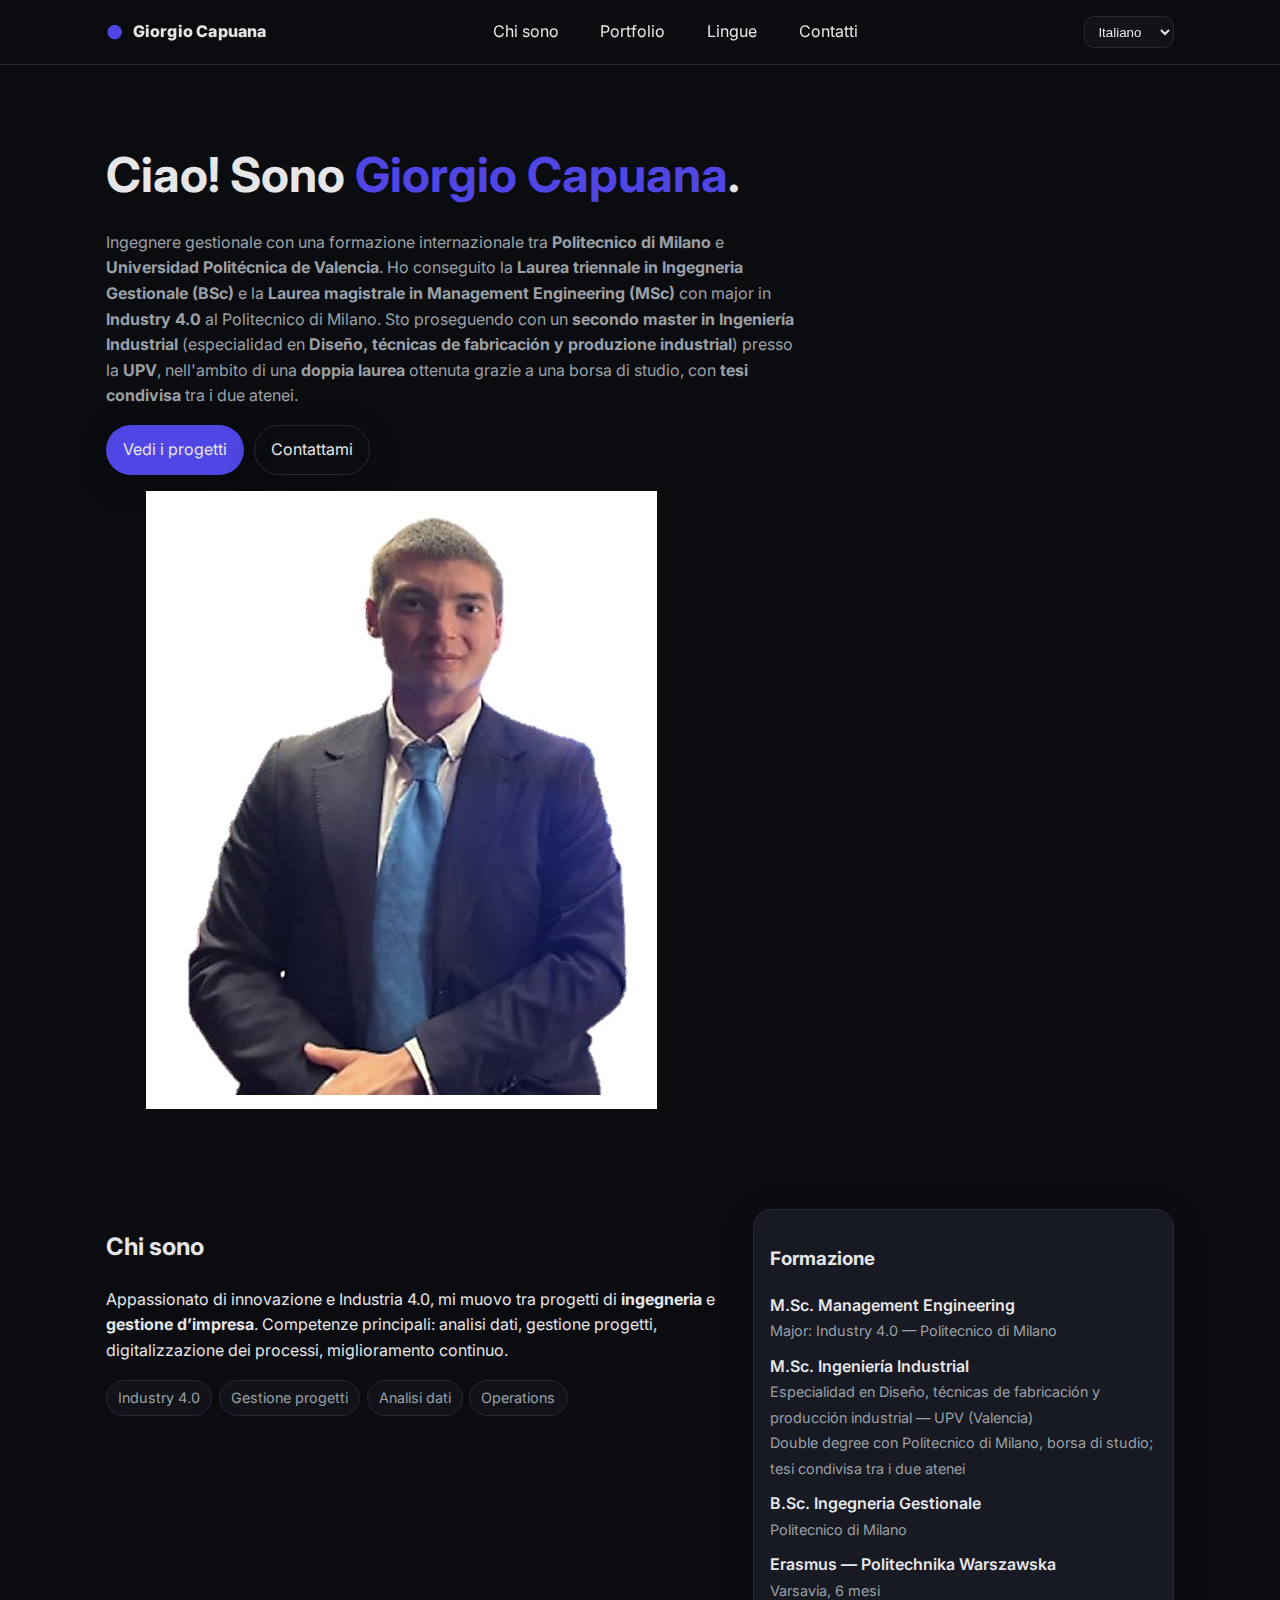
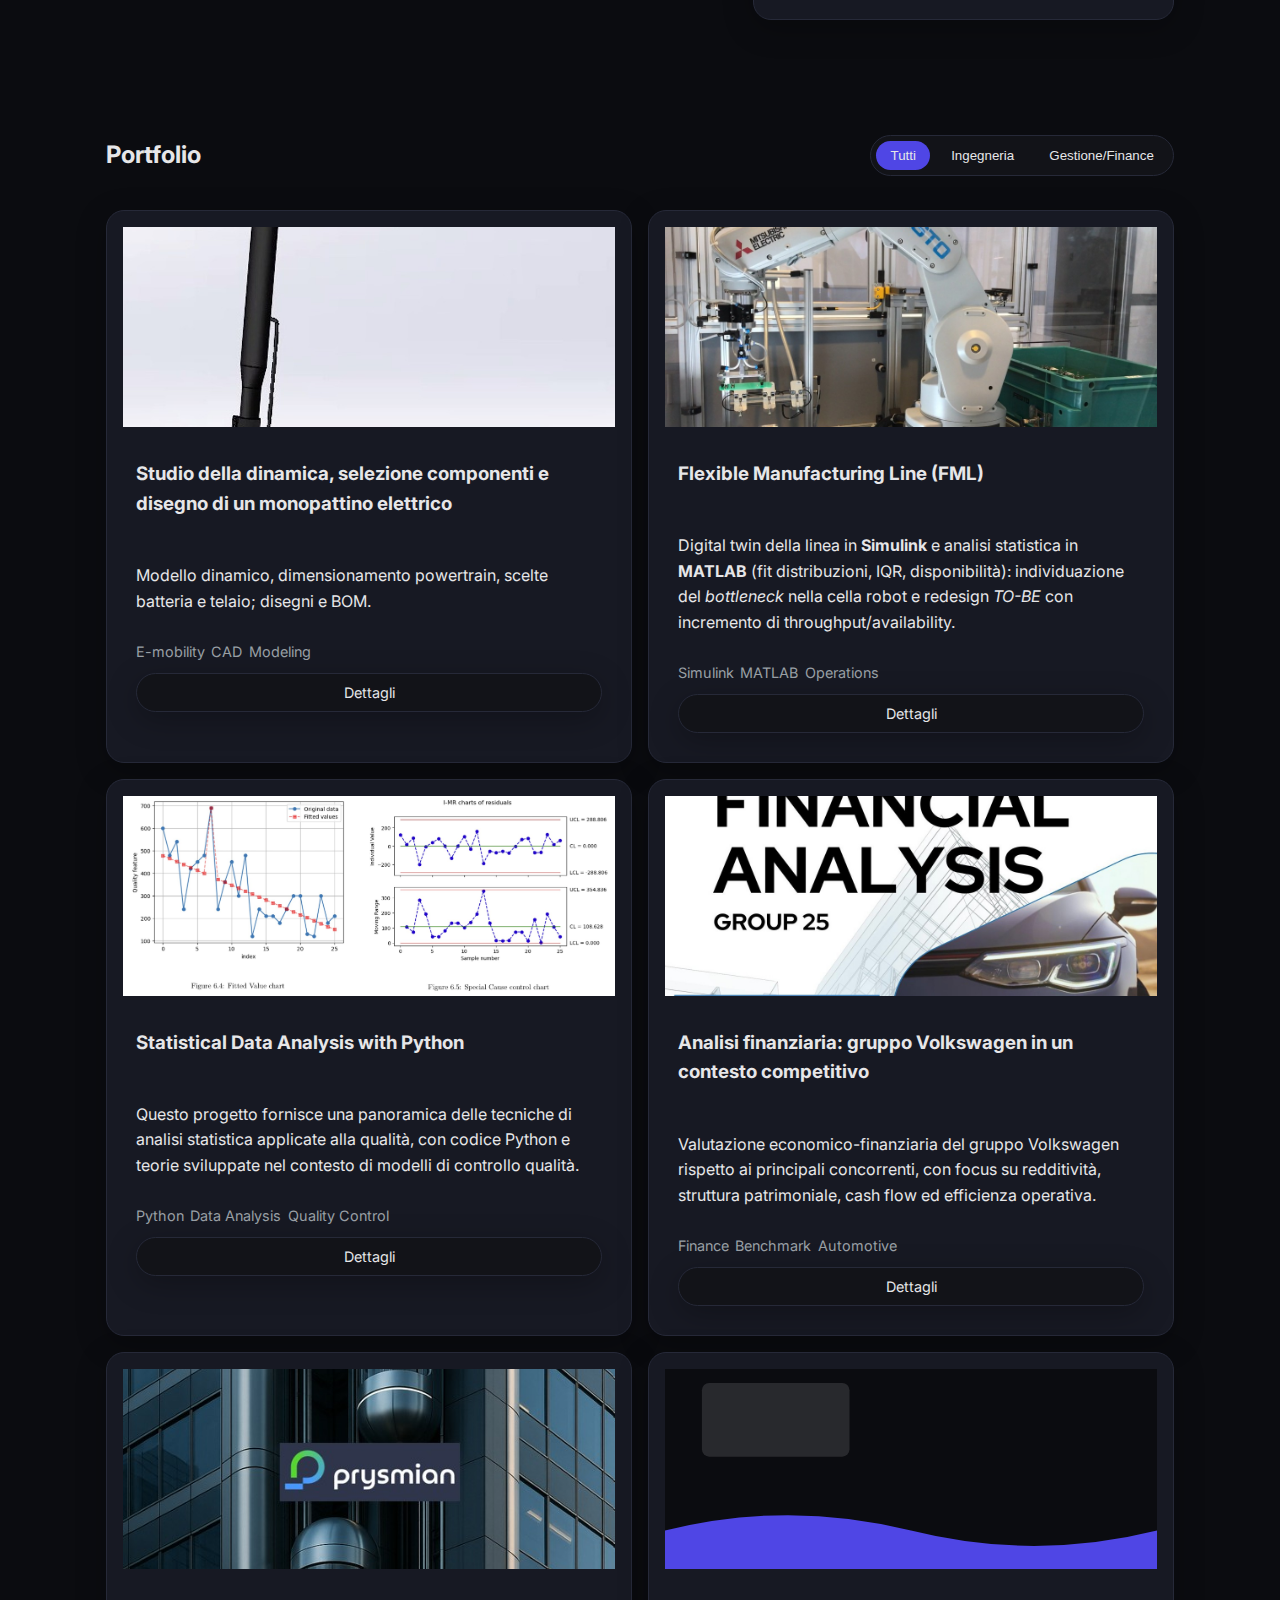
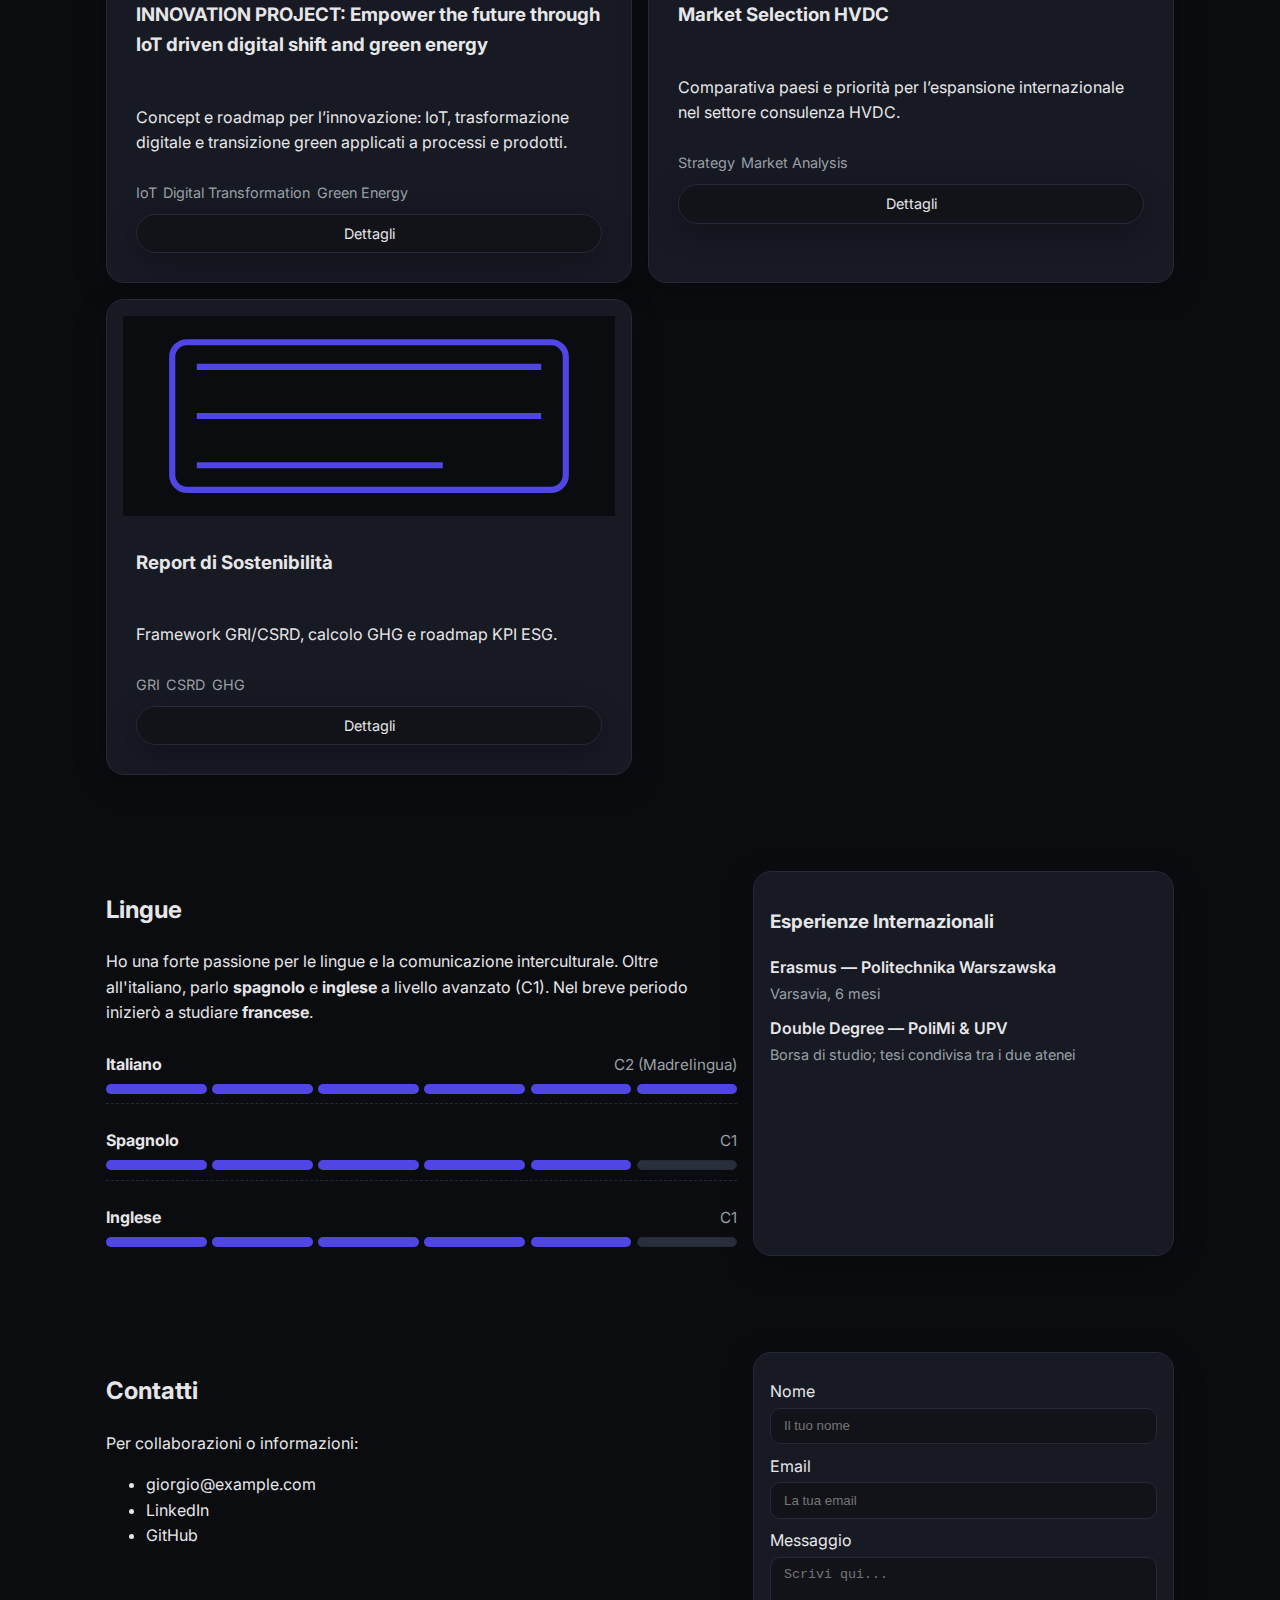
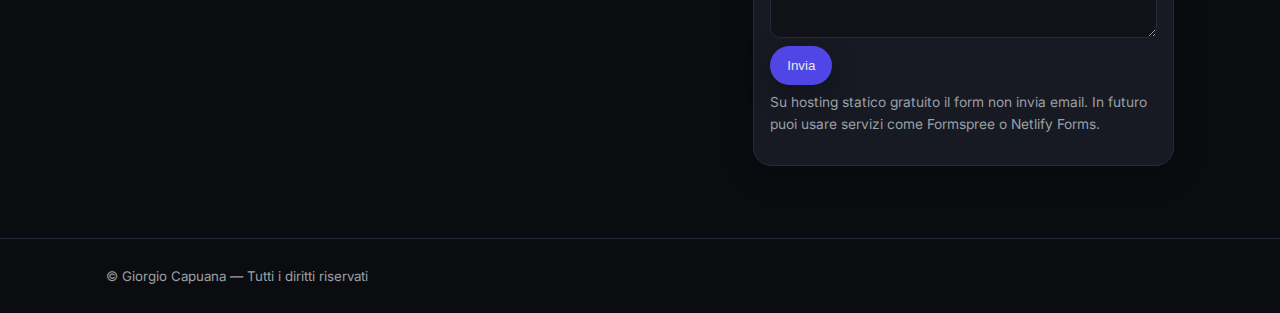
<file: index.html>
<!doctype html>
<html lang="it">
<head>
  <meta charset="utf-8">
  <meta name="viewport" content="width=device-width, initial-scale=1">
  <title data-i18n="site.title">Portfolio - Giorgio Capuana</title>
  <meta name="description" data-i18n="site.description" content="Portfolio personale di Giorgio Capuana: progetti ingegneristici e di gestione/finance.">
  <link rel="preconnect" href="https://fonts.gstatic.com" crossorigin>
  <link href="https://fonts.googleapis.com/css2?family=Inter:wght@400;600;800&display=swap" rel="stylesheet">
  <link rel="stylesheet" href="style.css?v=6">
</head>
<body>
  <header class="site-header">
    <div class="container">
      <div class="brand">
        <span class="logo" aria-hidden="true">●</span>
        <a href="#" class="brand-name">Giorgio Capuana</a>
      </div>

      <nav class="nav">
        <a href="#about" data-i18n="nav.about">Chi sono</a>
        <a href="#portfolio" data-i18n="nav.portfolio">Portfolio</a>
        <a href="#lingue" data-i18n="nav.languages">Lingue</a>
        <a href="#contatti" data-i18n="nav.contact">Contatti</a>
      </nav>

      <div class="lang-switch">
        <label for="lang" class="sr-only" data-i18n="lang.select_label">Scegli lingua</label>
        <select id="lang" aria-label="Language selector">
          <option value="it">Italiano</option>
          <option value="es">Español</option>
          <option value="en">English</option>
        </select>
      </div>
    </div>
  </header>

  <main>
<section class="hero">
  <div class="container hero-grid">
    <div class="hero-text">
      <h1 data-i18n="hero.hi">Ciao! Sono <span class="hl">Giorgio Capuana</span>.</h1>
      <p class="lead" data-i18n="hero.lead">
        Ingegnere gestionale con una formazione internazionale tra <strong>Politecnico di Milano</strong> e <strong>Universidad Politécnica de Valencia</strong>.
        Ho conseguito la <strong>Laurea triennale in Ingegneria Gestionale (BSc)</strong> e la <strong>Laurea magistrale in Management Engineering (MSc)</strong> con major in <strong>Industry 4.0</strong> al Politecnico di Milano.
        Sto proseguendo con un <strong>secondo master in Ingeniería Industrial</strong> (especialidad en <strong>Diseño, técnicas de fabricación y produzione industrial</strong>) presso la <strong>UPV</strong>, nell'ambito di una <strong>doppia laurea</strong> ottenuta grazie a una borsa di studio, con <strong>tesi condivisa</strong> tra i due atenei.
      </p>
      <div class="cta-row">
        <a class="btn primary" href="#portfolio" data-i18n="hero.cta_projects">Vedi i progetti</a>
        <a class="btn ghost" href="#contatti" data-i18n="hero.cta_contact">Contattami</a>
      </div>
    </div>

    <figure class="hero-photo">
      <img src="img/giorgio.jpg?v=2" class="hero-avatar" alt="Ritratto di Giorgio Capuana" loading="lazy" decoding="async">
    </figure>
  </div>
</section>

    <section id="about" class="section">
  <div class="container two-col">
    <div>
      <!-- nessuna immagine qui: la foto è nell'hero -->
      <h2 data-i18n="about.title">Chi sono</h2>
      <p data-i18n="about.body">
        Appassionato di innovazione e Industria 4.0, mi muovo tra progetti di <strong>ingegneria</strong> e
        <strong>gestione d’impresa</strong>. Competenze principali: analisi dati, gestione progetti,
        digitalizzazione dei processi, miglioramento continuo.
      </p>
      <ul class="badges">
        <li data-i18n="about.badge1">Industry 4.0</li>
        <li data-i18n="about.badge2">Gestione progetti</li>
        <li data-i18n="about.badge3">Analisi dati</li>
        <li data-i18n="about.badge4">Operations</li>
      </ul>
    </div>

    <aside class="card">
      <h3 data-i18n="edu.title">Formazione</h3>
      <ul class="timeline">
        <li>
          <span class="t-title" data-i18n="edu.msc_polimi_title">M.Sc. Management Engineering</span>
          <span class="t-meta" data-i18n="edu.msc_polimi_meta">Major: Industry 4.0 — Politecnico di Milano</span>
        </li>
        <li>
          <span class="t-title" data-i18n="edu.msc_upv_title">M.Sc. Ingeniería Industrial</span>
          <span class="t-meta" data-i18n="edu.msc_upv_meta">Especialidad en Diseño, técnicas de fabricación y producción industrial — UPV (Valencia)<br>Double degree con Politecnico di Milano, borsa di studio; tesi condivisa tra i due atenei</span>
        </li>
        <li>
          <span class="t-title" data-i18n="edu.bsc_title">B.Sc. Ingegneria Gestionale</span>
          <span class="t-meta" data-i18n="edu.bsc_meta">Politecnico di Milano</span>
        </li>
        <li>
          <span class="t-title" data-i18n="edu.erasmus_title">Erasmus — Politechnika Warszawska</span>
          <span class="t-meta" data-i18n="edu.erasmus_meta">Varsavia, 6 mesi</span>
        </li>
      </ul>
    </aside>
  </div>
</section>

    <section id="portfolio" class="section">
      <div class="container">
        <div class="section-head">
          <h2 data-i18n="portfolio.title">Portfolio</h2>
          <div class="filters" role="tablist" aria-label="Filtra i progetti">
            <button class="filter-btn active" data-filter="all" role="tab" aria-selected="true" data-i18n="portfolio.filter_all">Tutti</button>
            <button class="filter-btn" data-filter="ingegneria" role="tab" aria-selected="false" data-i18n="portfolio.filter_eng">Ingegneria</button>
            <button class="filter-btn" data-filter="gestione" role="tab" aria-selected="false" data-i18n="portfolio.filter_mgmt">Gestione/Finance</button>
          </div>
        </div>

        <div class="grid" id="projects">
          <article class="card project" data-tags="ingegneria">
          <img src="projects/monopattino/cover.jpg" alt="Anteprima monopattino elettrico">
          <div class="card-body">
            <h3 data-i18n="proj.scooter.title">Studio della dinamica, selezione componenti e disegno di un monopattino elettrico</h3>
            <p data-i18n="proj.scooter.desc">Modello dinamico, dimensionamento powertrain, scelte batteria e telaio; disegni e BOM.</p>
            <div class="meta"><span>E-mobility</span><span>CAD</span><span>Modeling</span></div>
            <a class="btn small" href="projects/monopattino/index.html" data-i18n="proj.details">Dettagli</a>
          </div>
        </article>

          <!-- FML – Flexible Manufacturing Line -->
        <article class="card project" data-tags="ingegneria">
          <img src="projects/fml/cover.jpg" alt="Flexible Manufacturing Line (FML)">
          <div class="card-body">
            <h3>Flexible Manufacturing Line (FML)</h3>
            <p>
              Digital twin della linea in <strong>Simulink</strong> e analisi statistica in <strong>MATLAB</strong>
              (fit distribuzioni, IQR, disponibilità): individuazione del <em>bottleneck</em> nella cella robot
              e redesign <em>TO-BE</em> con incremento di throughput/availability. 
            </p>
            <div class="meta"><span>Simulink</span><span>MATLAB</span><span>Operations</span></div>
            <a class="btn small" href="projects/fml/index.html" data-i18n="proj.details">Dettagli</a>
          </div>
        </article>


        <!-- Quality Data Analysis -->
        <article class="card project" data-tags="ingegneria">
          <img src="projects/qda/cover.jpg" alt="Python: advanced data analysis and quality control">
          <div class="card-body">
            <h3 class="project-title" data-i18n="proj.qda.title">Statistical Data Analysis with Python</h3>
            <p class="project-desc" data-i18n="proj.qda.desc">
              Questo progetto fornisce una panoramica delle tecniche di analisi statistica applicate alla qualità,
              con codice Python e teorie sviluppate nel contesto di modelli di controllo qualità.
            </p>
            <div class="meta"><span>Python</span><span>Data Analysis</span><span>Quality Control</span></div>
            <a href="projects/qda/index.html" class="btn small" data-i18n="proj.details">Dettagli</a>
          </div>
        </article>

        <!-- Analisi finanziaria: gruppo Volkswagen in un contesto competitivo -->
        <article class="card project" data-tags="gestione">
          <img src="projects/vw/cover.jpg"
               alt="Analisi finanziaria: gruppo Volkswagen in un contesto competitivo"
               onerror="this.style.display='none'">
          <div class="card-body">
            <h3 class="project-title" data-i18n="proj.c.title">
              Analisi finanziaria: gruppo Volkswagen in un contesto competitivo
            </h3>
            <p class="project-desc" data-i18n="proj.c.desc">
              Valutazione economico-finanziaria del gruppo Volkswagen rispetto ai principali concorrenti, con focus su redditività, struttura patrimoniale, cash flow ed efficienza operativa.
            </p>
            <div class="meta"><span>Finance</span><span>Benchmark</span><span>Automotive</span></div>
            <a class="btn small" href="projects/vw/index.html" data-i18n="proj.details">Dettagli</a>
          </div>
        </article>
         
        <!-- INNOVATION PROJECT -->
        <article class="card project" data-tags="gestione">
          <img src="projects/IP/cover.jpg"
               alt="INNOVATION PROJECT: Empower the future through IoT driven digital shift and green energy"
               onerror="this.style.display='none'">
          <div class="card-body">
            <h3 class="project-title" data-i18n="proj.ip.title">
              INNOVATION  PROJECT: Empower the future through IoT driven  digital shift and green energy
            </h3>
            <p class="project-desc" data-i18n="proj.ip.desc">
              Concept e roadmap per l’innovazione: IoT, trasformazione digitale e transizione green applicati a processi e prodotti.
            </p>
            <div class="meta"><span>IoT</span><span>Digital Transformation</span><span>Green Energy</span></div>
            <a class="btn small" href="projects/IP/index.html" data-i18n="proj.details">Dettagli</a>
          </div>
        </article>
 
          <article class="card project" data-tags="gestione">
            <img src="img/placeholder_3.svg" alt="Preview">
            <div class="card-body">
              <h3 data-i18n="proj.c.title">Market Selection HVDC</h3>
              <p data-i18n="proj.c.desc">Comparativa paesi e priorità per l’espansione internazionale nel settore consulenza HVDC.</p>
              <div class="meta"><span>Strategy</span><span>Market Analysis</span></div>
              <a class="btn small" href="#" data-i18n="proj.details">Dettagli</a>
            </div>
          </article>

          <article class="card project" data-tags="gestione">
            <img src="img/placeholder_4.svg" alt="Preview">
            <div class="card-body">
              <h3 data-i18n="proj.d.title">Report di Sostenibilità</h3>
              <p data-i18n="proj.d.desc">Framework GRI/CSRD, calcolo GHG e roadmap KPI ESG.</p>
              <div class="meta"><span>GRI</span><span>CSRD</span><span>GHG</span></div>
              <a class="btn small" href="#" data-i18n="proj.details">Dettagli</a>
            </div>
          </article>
        </div>
      </div>
    </section>

    <section id="lingue" class="section">
      <div class="container two-col">
        <div>
          <h2 data-i18n="lang.title">Lingue</h2>
          <p data-i18n="lang.body">
            Ho una forte passione per le lingue e la comunicazione interculturale.
            Oltre all'italiano, parlo <strong>spagnolo</strong> e <strong>inglese</strong> a livello avanzato (C1).
            Nel breve periodo inizierò a studiare <strong>francese</strong>.
          </p>
          <div class="lang-list">
            <div class="lang-item">
              <div class="lang-head">
                <strong data-i18n="lang.it">Italiano</strong><span class="lang-level" data-i18n="lang.it_level">C2 (Madrelingua)</span>
              </div>
              <div class="level-bar" aria-label="Italiano C2" role="img">
                <span class="seg filled"></span><span class="seg filled"></span><span class="seg filled"></span>
                <span class="seg filled"></span><span class="seg filled"></span><span class="seg filled"></span>
              </div>
            </div>
            <div class="lang-item">
              <div class="lang-head">
                <strong data-i18n="lang.es">Spagnolo</strong><span class="lang-level" data-i18n="lang.es_level">C1</span>
              </div>
              <div class="level-bar" aria-label="Spagnolo C1" role="img">
                <span class="seg filled"></span><span class="seg filled"></span><span class="seg filled"></span>
                <span class="seg filled"></span><span class="seg filled"></span><span class="seg"></span>
              </div>
            </div>
            <div class="lang-item">
              <div class="lang-head">
                <strong data-i18n="lang.en">Inglese</strong><span class="lang-level" data-i18n="lang.en_level">C1</span>
              </div>
              <div class="level-bar" aria-label="Inglese C1" role="img">
                <span class="seg filled"></span><span class="seg filled"></span><span class="seg filled"></span>
                <span class="seg filled"></span><span class="seg filled"></span><span class="seg"></span>
              </div>
            </div>
          </div>
        </div>
        <aside class="card">
          <h3 data-i18n="intl.title">Esperienze Internazionali</h3>
          <ul class="timeline">
            <li>
              <span class="t-title" data-i18n="intl.erasmus_title">Erasmus — Politechnika Warszawska</span>
              <span class="t-meta" data-i18n="intl.erasmus_meta">Varsavia, 6 mesi</span>
            </li>
            <li>
              <span class="t-title" data-i18n="intl.double_title">Double Degree — PoliMi & UPV</span>
              <span class="t-meta" data-i18n="intl.double_meta">Borsa di studio; tesi condivisa tra i due atenei</span>
            </li>
          </ul>
        </aside>
      </div>
    </section>

    <section id="contatti" class="section">
      <div class="container two-col">
        <div>
          <h2 data-i18n="contact.title">Contatti</h2>
          <p data-i18n="contact.body">Per collaborazioni o informazioni:</p>
          <ul class="contact-list">
            <li><a href="mailto:giorgio@example.com" data-i18n="contact.email">giorgio@example.com</a></li>
            <li><a href="https://www.linkedin.com" target="_blank" rel="noopener">LinkedIn</a></li>
            <li><a href="https://github.com" target="_blank" rel="noopener">GitHub</a></li>
          </ul>
        </div>
        <form class="card" onsubmit="event.preventDefault(); alert('Grazie! Il form è solo dimostrativo su GitHub Pages.');">
          <label class="form-label" for="nome" data-i18n="contact.form.name">Nome</label>
          <input id="nome" class="input" type="text" placeholder="Il tuo nome" required>
          <label class="form-label" for="email" data-i18n="contact.form.email">Email</label>
          <input id="email" class="input" type="email" placeholder="La tua email" required>
          <label class="form-label" for="msg" data-i18n="contact.form.msg">Messaggio</label>
          <textarea id="msg" class="input" rows="4" placeholder="Scrivi qui..." required></textarea>
          <button class="btn primary" type="submit" data-i18n="contact.form.send">Invia</button>
          <p class="form-note" data-i18n="contact.form.note">Su hosting statico gratuito il form non invia email. In futuro puoi usare servizi come Formspree o Netlify Forms.</p>
        </form>
      </div>
    </section>
  </main>

  <footer class="site-footer">
    <div class="container">
      <small>© <span id="year"></span> Giorgio Capuana — <span data-i18n="footer.rights">Tutti i diritti riservati</span></small>
    </div>
  </footer>

  <script src="script.js?v=6"></script>
</body>
</html>
</file>
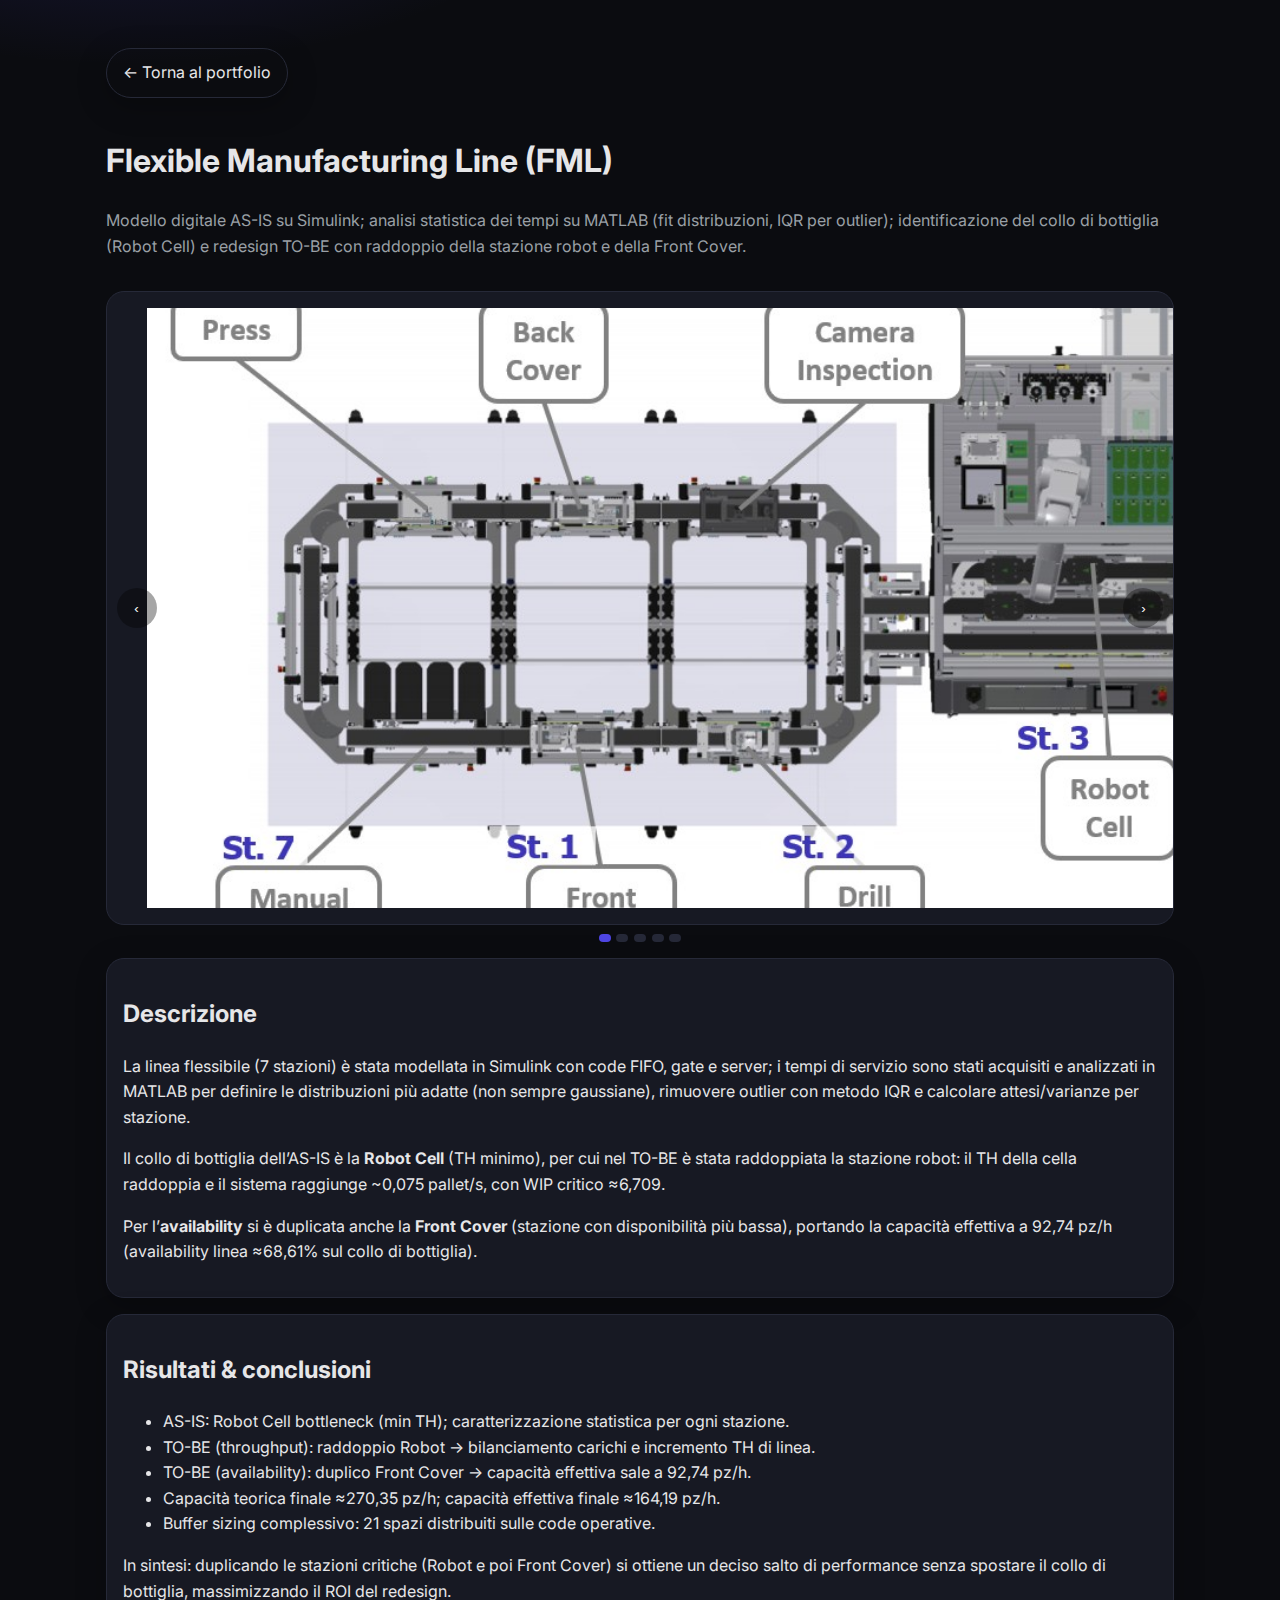
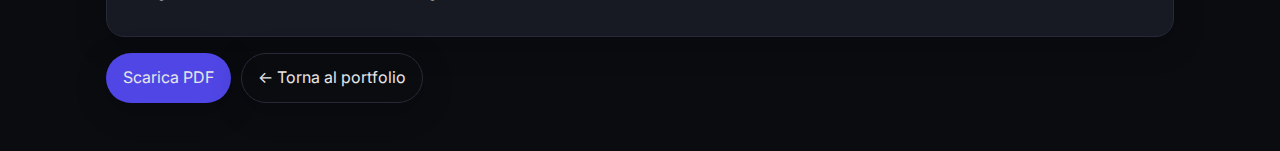
<file: projects/fml/index.html>
<!doctype html>
<html lang="it">
<head>
  <meta charset="utf-8">
  <meta name="viewport" content="width=device-width, initial-scale=1">
  <title>Flexible Manufacturing Line — Dettagli progetto</title>
  <meta name="description" content="Modello AS-IS su Simulink, analisi statistica su MATLAB, individuazione collo di bottiglia, TO-BE e availability.">
  <link rel="preconnect" href="https://fonts.gstatic.com" crossorigin>
  <link href="https://fonts.googleapis.com/css2?family=Inter:wght@400;600;800&display=swap" rel="stylesheet">
  <link rel="stylesheet" href="../../style.css?v=6">
  <style>
    /* --- Slider immagini (solo per questa pagina) --- */
    .carousel { position:relative; border:1px solid var(--border); border-radius:var(--radius); background:var(--card); overflow:hidden; }
    .slides { display:flex; transition:transform .6s ease; }
    .slide { min-width:100%; aspect-ratio:16/9; background:#0f1117; display:flex; align-items:center; justify-content:center; }
    .slide img { width:100%; height:100%; object-fit:cover; }
    .arrow { position:absolute; top:50%; transform:translateY(-50%); border:none; background:rgba(0,0,0,.35); color:white; width:40px; height:40px; border-radius:50%; cursor:pointer; }
    .arrow:hover { background:rgba(0,0,0,.55); }
    .arrow.prev { left:.6rem; } .arrow.next { right:.6rem; }
    .dots { display:flex; gap:.35rem; justify-content:center; margin:.6rem 0 0; }
    .dot { width:8px; height:8px; border-radius:999px; background:var(--border); border:0; }
    .dot.active { background:var(--accent); }
    .lead { color: var(--muted); }
    .stack { display:grid; gap:1rem; }
    .btnrow { display:flex; gap:.6rem; flex-wrap:wrap; }
  </style>
</head>
<body>
  <main class="section">
    <div class="container stack">
      <div>
        <a class="btn ghost" href="../../#portfolio">← Torna al portfolio</a>
      </div>

      <header>
        <h1>Flexible Manufacturing Line (FML)</h1>
        <p class="lead">
          Modello digitale AS-IS su Simulink; analisi statistica dei tempi su MATLAB (fit distribuzioni, IQR per outlier);
          identificazione del collo di bottiglia (Robot Cell) e redesign TO-BE con raddoppio della stazione robot e della Front Cover.
        </p>
      </header>

      <!-- Slider -->
      <section aria-label="Galleria immagini progetto">
        <div class="carousel" id="carousel">
          <div class="slides" id="slides">
            <figure class="slide"><img src="img/1.jpg" alt="Panoramica linea FML"></figure>
            <figure class="slide"><img src="img/2.jpg" alt="Schema Simulink AS-IS"></figure>
            <figure class="slide"><img src="img/3.jpg" alt="Analisi distribuzioni MATLAB"></figure>
            <figure class="slide"><img src="img/4.jpg" alt="Doppio robot TO-BE"></figure>
            <figure class="slide"><img src="img/5.jpg" alt="Buffer sizing e performance"></figure>
          </div>
          <button class="arrow prev" aria-label="Slide precedente" id="prev">‹</button>
          <button class="arrow next" aria-label="Slide successiva" id="next">›</button>
        </div>
        <div class="dots" id="dots" role="tablist" aria-label="Indicatori slide"></div>
      </section>

      <!-- Descrizione -->
      <section class="card">
        <h2>Descrizione</h2>
        <p>
          La linea flessibile (7 stazioni) è stata modellata in Simulink con code FIFO, gate e server;
          i tempi di servizio sono stati acquisiti e analizzati in MATLAB per definire le distribuzioni più adatte
          (non sempre gaussiane), rimuovere outlier con metodo IQR e calcolare attesi/varianze per stazione. 
        </p>
        <p>
          Il collo di bottiglia dell’AS-IS è la <strong>Robot Cell</strong> (TH minimo), per cui nel TO-BE è stata raddoppiata la stazione robot:
          il TH della cella raddoppia e il sistema raggiunge ~0,075 pallet/s, con WIP critico ≈6,709. 
        </p>
        <p>
          Per l’<strong>availability</strong> si è duplicata anche la <strong>Front Cover</strong> (stazione con disponibilità più bassa),
          portando la capacità effettiva a 92,74 pz/h (availability linea ≈68,61% sul collo di bottiglia).
        </p>
      </section>

      <!-- Risultati & conclusioni -->
      <section class="card">
        <h2>Risultati & conclusioni</h2>
        <ul>
          <li>AS-IS: Robot Cell bottleneck (min TH); caratterizzazione statistica per ogni stazione. </li>
          <li>TO-BE (throughput): raddoppio Robot → bilanciamento carichi e incremento TH di linea. </li>
          <li>TO-BE (availability): duplico Front Cover → capacità effettiva sale a 92,74 pz/h. </li>
          <li>Capacità teorica finale ≈270,35 pz/h; capacità effettiva finale ≈164,19 pz/h. </li>
          <li>Buffer sizing complessivo: 21 spazi distribuiti sulle code operative. </li>
        </ul>
        <p>
          In sintesi: duplicando le stazioni critiche (Robot e poi Front Cover) si ottiene un
          deciso salto di performance senza spostare il collo di bottiglia, massimizzando il ROI del redesign.
        </p>
      </section>

      <!-- Download & back -->
      <div class="btnrow">
        <a class="btn primary" href="fml-report.pdf" download>Scarica PDF</a>
        <a class="btn ghost" href="../../#portfolio">← Torna al portfolio</a>
      </div>
    </div>
  </main>

  <script>
    // Slider semplice con autoplay + dots + frecce
    (function(){
      const track = document.getElementById('slides');
      const slides = Array.from(track.children);
      const dotsWrap = document.getElementById('dots');
      const prev = document.getElementById('prev');
      const next = document.getElementById('next');
      const carousel = document.getElementById('carousel');
      let i = 0, timer;

      function goTo(n){
        i = (n + slides.length) % slides.length;
        track.style.transform = `translateX(-${i*100}%)`;
        updateDots();
      }
      function updateDots(){
        dotsWrap.querySelectorAll('.dot').forEach((d,idx)=>{
          d.classList.toggle('active', idx===i);
        });
      }
      // Dots
      slides.forEach((_,idx)=>{
        const b = document.createElement('button');
        b.className = 'dot';
        b.setAttribute('aria-label', 'Vai alla slide ' + (idx+1));
        b.addEventListener('click', ()=>goTo(idx));
        dotsWrap.appendChild(b);
      });
      updateDots();

      // Frecce
      prev.addEventListener('click', ()=>goTo(i-1));
      next.addEventListener('click', ()=>goTo(i+1));

      function start(){ timer = setInterval(()=>goTo(i+1), 4000); }
      function stop(){ clearInterval(timer); }
      carousel.addEventListener('mouseenter', stop);
      carousel.addEventListener('mouseleave', start);
      start();
    })();
  </script>
</body>
</html>
</file>
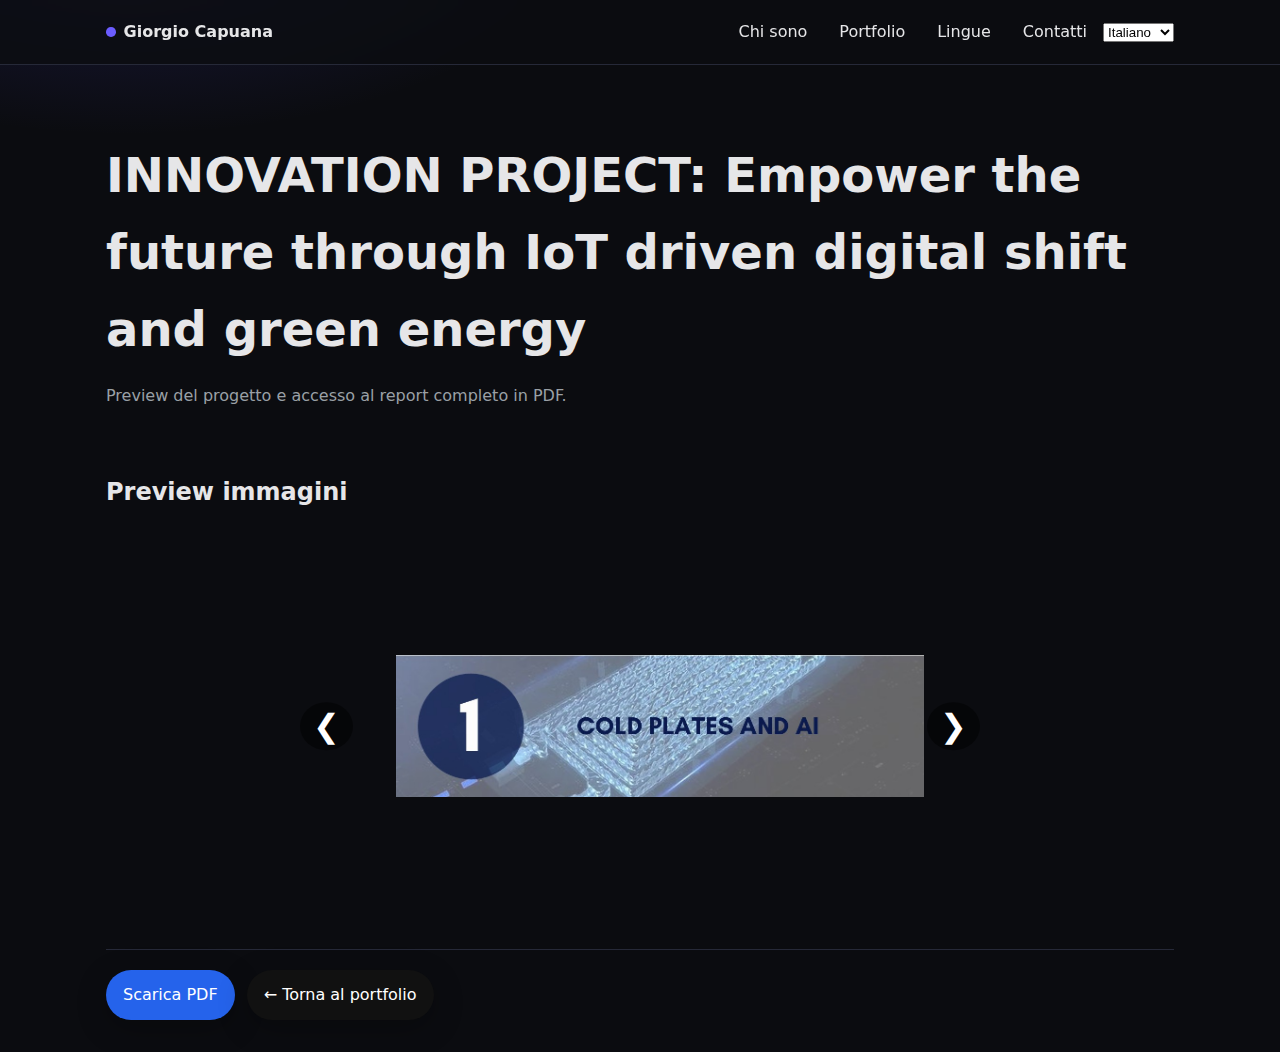
<file: projects/IP/index.html>
<!doctype html>
<html lang="it">
<head>
  <meta charset="utf-8" />
  <meta name="viewport" content="width=device-width, initial-scale=1" />
  <title data-i18n="ip.page_title">
    INNOVATION  PROJECT: Empower the future through IoT driven  digital shift and green energy
  </title>
  <link rel="stylesheet" href="../../style.css" />
  <style>
    /* — Carousel stile QDA/FML — */
    .carousel{position:relative;max-width:700px;margin:1.5rem auto;overflow:hidden;border-radius:10px}
    .carousel-track-container{overflow:hidden;width:100%}
    .carousel-track{display:flex;transition:transform .5s ease-in-out}
    .carousel-slide{min-width:100%;display:flex;justify-content:center}
    .carousel-slide img{width:80%;max-height:350px;object-fit:contain;border-radius:8px}
    .carousel-btn{position:absolute;top:50%;transform:translateY(-50%);background:rgba(0,0,0,.5);border:0;color:#fff;
      font-size:2rem;padding:.3rem .8rem;cursor:pointer;border-radius:50%;z-index:10}
    .carousel-btn.prev{left:10px} .carousel-btn.next{right:10px}
    @media (max-width:640px){.carousel-slide img{max-height:280px;width:90%}}

    /* — Bottoni in basso — */
    .section-cta{margin-top:2rem;padding:1.25rem 0 2rem;border-top:1px solid var(--border,#e5e7eb)}
    .cta-actions{display:flex;gap:.75rem;flex-wrap:wrap;align-items:center}
    .btn.btn-primary{background:var(--primary,#2563eb)!important;color:#fff!important;border-color:transparent!important}
    .btn.btn-primary:hover{filter:brightness(.95)}
    .btn.btn-dark{background:#111!important;color:#fff!important;border-color:transparent!important}
    .btn.btn-dark:hover{filter:brightness(1.05)}

    /* Navbar helpers (se già presenti in style.css, questi non danno fastidio) */
    .site-header .nav-row{display:flex;align-items:center;gap:1rem}
    .site-header .brand{font-weight:700;text-decoration:none;display:flex;align-items:center;gap:.5rem}
    .site-header .brand .dot{width:.6rem;height:.6rem;border-radius:50%;background:var(--primary,#6b5cff);display:inline-block}
    .site-header nav{margin-left:auto;display:flex;gap:2rem}
    .sr-only{position:absolute;width:1px;height:1px;padding:0;margin:-1px;overflow:hidden;clip:rect(0,0,0,0);white-space:nowrap;border:0}
  </style>
</head>
<body>
  <!-- Navbar -->
  <header class="site-header">
    <div class="container nav-row">
      <a href="../../index.html" class="brand">
        <span class="dot"></span> Giorgio Capuana
      </a>
      <nav class="main-nav">
        <a href="../../index.html#about" data-i18n="nav.about">Chi sono</a>
        <a href="../../index.html#portfolio" data-i18n="nav.portfolio">Portfolio</a>
        <a href="../../index.html#languages" data-i18n="nav.languages">Lingue</a>
        <a href="../../index.html#contact" data-i18n="nav.contact">Contatti</a>
      </nav>
      <div class="lang">
        <label for="lang" class="sr-only" data-i18n="lang.select_label">Scegli lingua</label>
        <select id="lang" class="lang-select" aria-label="Selettore lingua">
          <option value="it">Italiano</option>
          <option value="es">Español</option>
          <option value="en">English</option>
        </select>
      </div>
    </div>
  </header>

  <main class="container">
    <!-- Hero -->
    <section class="hero">
      <h1 data-i18n="ip.page_title">
        INNOVATION  PROJECT: Empower the future through IoT driven  digital shift and green energy
      </h1>
      <p class="lead" data-i18n="ip.lead">
        Preview del progetto e accesso al report completo in PDF.
      </p>
    </section>

    <!-- Gallery (5 immagini) -->
    <section class="gallery">
      <h2 data-i18n="ip.gallery_title">Preview immagini</h2>
      <div class="carousel">
        <button class="carousel-btn prev" aria-label="Slide precedente">&#10094;</button>
        <div class="carousel-track-container">
          <ul class="carousel-track">
            <li class="carousel-slide"><img src="img/1.jpg" alt="Slide 1" loading="lazy" draggable="false"></li>
            <li class="carousel-slide"><img src="img/2.jpg" alt="Slide 2" loading="lazy" draggable="false"></li>
            <li class="carousel-slide"><img src="img/3.jpg" alt="Slide 3" loading="lazy" draggable="false"></li>
            <li class="carousel-slide"><img src="img/4.jpg" alt="Slide 4" loading="lazy" draggable="false"></li>
            <li class="carousel-slide"><img src="img/5.jpg" alt="Slide 5" loading="lazy" draggable="false"></li>
          </ul>
        </div>
        <button class="carousel-btn next" aria-label="Slide successiva">&#10095;</button>
      </div>
    </section>

    <!-- CTA in basso -->
    <section class="section section-cta">
      <div class="cta-actions">
        <a class="btn btn-primary" href="./IP_report.pdf" download data-i18n="ip.download">Scarica PDF</a>
        <a class="btn btn-dark" href="../../index.html" data-i18n="common.back">← Torna al portfolio</a>
      </div>
    </section>
  </main>

  <script src="../../script.js?v=7"></script>
  <script>
    // Carousel stile QDA
    const track = document.querySelector('.carousel-track');
    const slides = Array.from(track.children);
    const nextButton = document.querySelector('.carousel-btn.next');
    const prevButton = document.querySelector('.carousel-btn.prev');

    let currentIndex = 0;
    function updateSlidePosition(){
      const slideWidth = slides[0].getBoundingClientRect().width;
      track.style.transform = `translateX(-${slideWidth * currentIndex}px)`;
    }
    nextButton.addEventListener('click', ()=>{ currentIndex = (currentIndex+1)%slides.length; updateSlidePosition(); });
    prevButton.addEventListener('click', ()=>{ currentIndex = (currentIndex-1+slides.length)%slides.length; updateSlidePosition(); });

    let timer = setInterval(()=>{ currentIndex = (currentIndex+1)%slides.length; updateSlidePosition(); }, 3000);
    const carousel = document.querySelector('.carousel');
    carousel.addEventListener('mouseenter', ()=>clearInterval(timer));
    carousel.addEventListener('mouseleave', ()=>{
      timer = setInterval(()=>{ currentIndex = (currentIndex+1)%slides.length; updateSlidePosition(); }, 3000);
    });
    window.addEventListener('resize', updateSlidePosition);
    updateSlidePosition();
  </script>
</body>
</html>
</file>
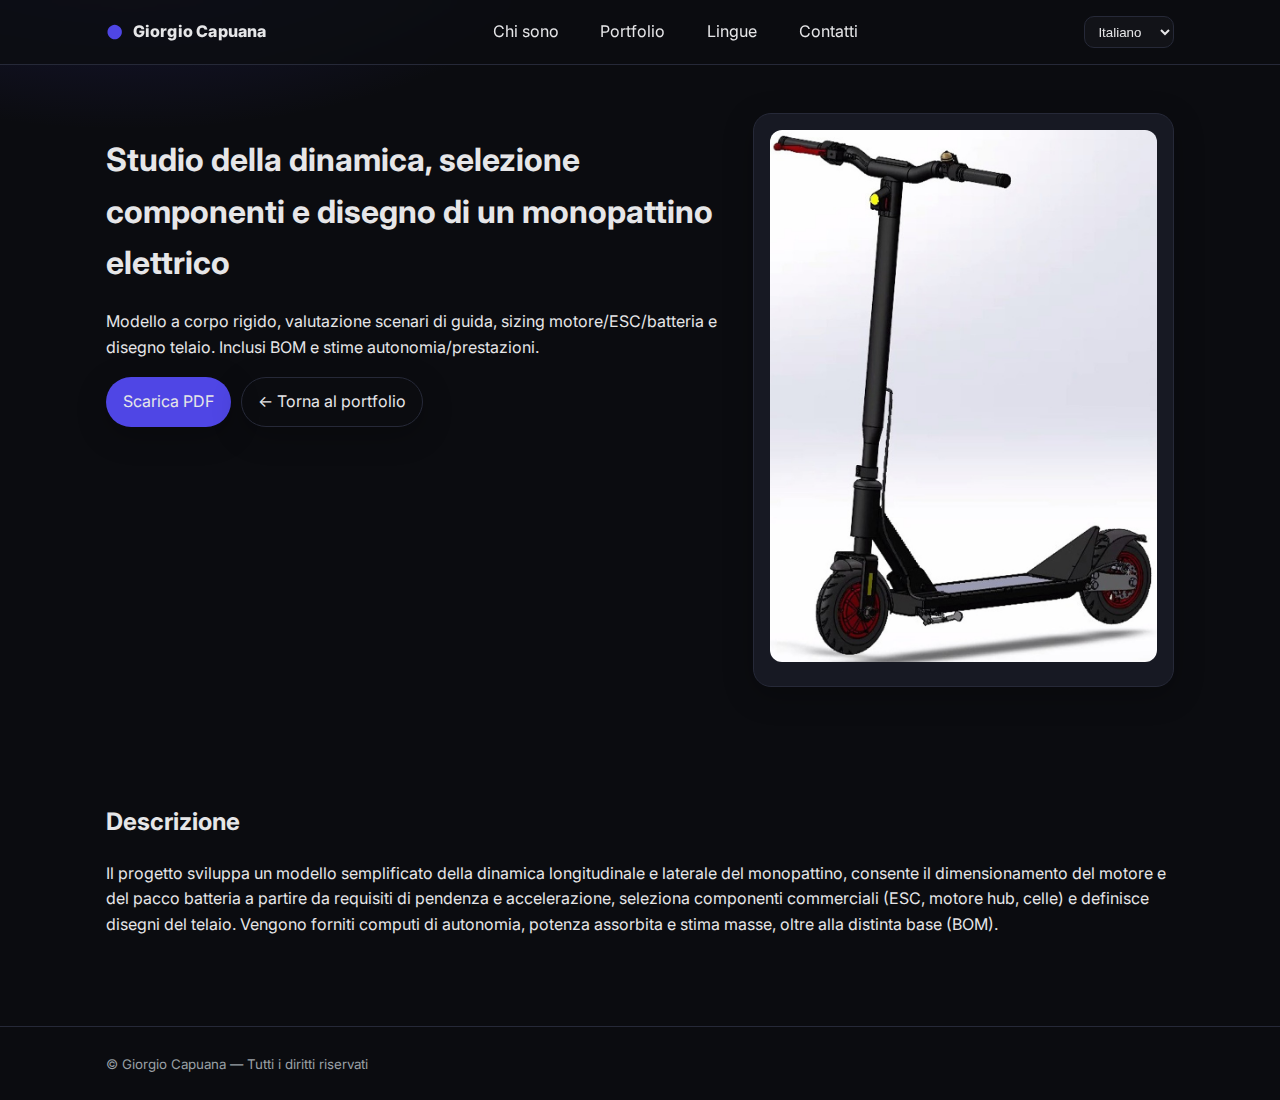
<file: projects/monopattino/index.html>
<!doctype html>
<html lang="it">
<head>
  <meta charset="utf-8">
  <meta name="viewport" content="width=device-width, initial-scale=1">
  <title data-i18n="proj.scooter.page_title">Monopattino elettrico — Dettagli progetto</title>
  <meta name="description" data-i18n="proj.scooter.page_desc" content="Studio dinamico, selezione componenti e disegno di un monopattino elettrico.">
  <link rel="preconnect" href="https://fonts.gstatic.com" crossorigin>
  <link href="https://fonts.googleapis.com/css2?family=Inter:wght@400;600;800&display=swap" rel="stylesheet">
  <link rel="stylesheet" href="../../style.css?v=3">
</head>
<body>
  <header class="site-header">
    <div class="container">
      <div class="brand">
        <span class="logo" aria-hidden="true">●</span>
        <a href="../../index.html" class="brand-name">Giorgio Capuana</a>
      </div>
      <nav class="nav">
        <a href="../../index.html#about" data-i18n="nav.about">Chi sono</a>
        <a href="../../index.html#portfolio" data-i18n="nav.portfolio">Portfolio</a>
        <a href="../../index.html#lingue" data-i18n="nav.languages">Lingue</a>
        <a href="../../index.html#contatti" data-i18n="nav.contact">Contatti</a>
      </nav>
      <div class="lang-switch">
        <label for="lang" class="sr-only" data-i18n="lang.select_label">Scegli lingua</label>
        <select id="lang" aria-label="Language selector">
          <option value="it">Italiano</option>
          <option value="es">Español</option>
          <option value="en">English</option>
        </select>
      </div>
    </div>
  </header>

  <main>
    <!-- Testata progetto -->
    <section class="section">
      <div class="container two-col">
        <div>
          <h1 data-i18n="proj.scooter.title">Studio della dinamica, selezione componenti e disegno di un monopattino elettrico</h1>
          <p class="lead" data-i18n="proj.scooter.lead">
            Modello a corpo rigido, valutazione scenari di guida, sizing motore/ESC/batteria e disegno telaio.
            Inclusi BOM e stime autonomia/prestazioni.
          </p>

          <div class="cta-row" style="margin-top:.8rem">
            <a class="btn primary" href="relazione.pdf" download data-i18n="proj.scooter.download_pdf">Scarica PDF</a>
            <a class="btn ghost" href="../../index.html#portfolio" data-i18n="proj.scooter.back">← Torna al portfolio</a>
          </div>
        </div>

        <aside class="card">
          <img src="cover.jpg" alt="Copertina progetto monopattino elettrico"
               style="width:100%;height:auto;border-radius:12px;">
        </aside>
      </div>
    </section>

    <!-- Descrizione -->
    <section class="section">
      <div class="container">
        <h2 data-i18n="proj.scooter.desc_title">Descrizione</h2>
        <p data-i18n="proj.scooter.desc_long">
          Il progetto sviluppa un modello semplificato della dinamica longitudinale e laterale del monopattino,
          consente il dimensionamento del motore e del pacco batteria a partire da requisiti di pendenza e
          accelerazione, seleziona componenti commerciali (ESC, motore hub, celle) e definisce disegni del telaio.
          Vengono forniti computi di autonomia, potenza assorbita e stima masse, oltre alla distinta base (BOM).
        </p>
      </div>
    </section>
  </main>

  <footer class="site-footer">
    <div class="container">
      <small>© <span id="year"></span> Giorgio Capuana — <span data-i18n="footer.rights">Tutti i diritti riservati</span></small>
    </div>
  </footer>

  <script src="../../script.js?v=3"></script>
</body>
</html>
</file>
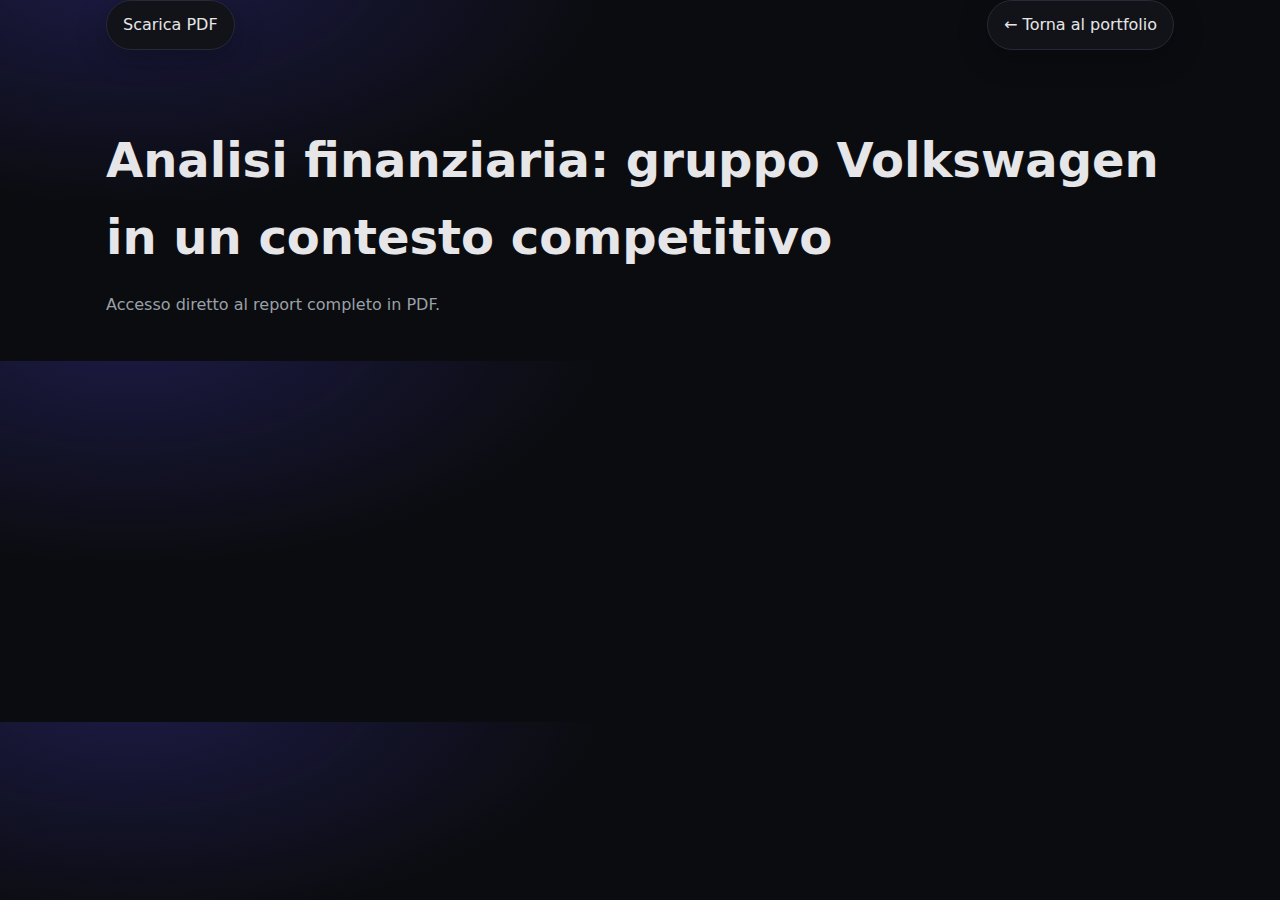
<file: projects/vw/index.html>
<!doctype html>
<html lang="it">
<head>
  <meta charset="utf-8" />
  <meta name="viewport" content="width=device-width, initial-scale=1" />
  <title>Analisi finanziaria: gruppo Volkswagen in un contesto competitivo</title>
  <meta name="description" content="Report PDF sul gruppo Volkswagen in un contesto competitivo.">
  <link rel="stylesheet" href="../../style.css" />
  <style>
    .actions { display:flex; gap:.75rem; flex-wrap:wrap; align-items:center; }
    .actions .push-right { margin-left:auto; }
  </style>
</head>
<body>
  <header class="page-header container">
    <div class="actions">
      <a class="btn" href="./GROUP_25_finalversion.pdf" download>Scarica PDF</a>
      <a class="btn push-right" href="../../index.html">← Torna al portfolio</a>
    </div>
  </header>

  <main class="container">
    <section class="hero">
      <h1>Analisi finanziaria: gruppo Volkswagen in un contesto competitivo</h1>
      <p class="lead">Accesso diretto al report completo in PDF.</p>
    </section>
  </main>

  <script src="../../script.js"></script>
</body>
</html>
</file>
<file: style.css>
:root {--bg:#0b0c10;--panel:#121318;--text:#e6e6e8;--muted:#9aa0a6;--accent:#4f46e5;--card:#171923;--border:#262938;--radius:18px;--shadow:0 8px 30px rgba(0,0,0,.25);}*{box-sizing:border-box}html,body{margin:0;padding:0}body{font-family:'Inter',system-ui,-apple-system,Segoe UI,Roboto,sans-serif;background:radial-gradient(1200px 600px at 10% -10%, rgba(79,70,229,.25), transparent 40%),var(--bg);color:var(--text);line-height:1.6}.container{width:min(1100px,92vw);margin:0 auto;padding:0 1rem}a{color:var(--text);text-decoration:none}a:hover{text-decoration:underline}.sr-only{position:absolute;width:1px;height:1px;padding:0;margin:-1px;overflow:hidden;clip:rect(0,0,0,0);white-space:nowrap;border:0}.site-header{position:sticky;top:0;z-index:50;background:rgba(11,12,16,.8);backdrop-filter:blur(8px);border-bottom:1px solid var(--border)}.site-header .container{display:flex;align-items:center;gap:1rem;justify-content:space-between;height:64px}.brand{display:flex;align-items:center;gap:.6rem}.brand .logo{font-size:1.2rem;color:var(--accent)}.brand-name{font-weight:800;letter-spacing:.2px}.nav{display:flex;gap:1rem}.nav a{padding:.4rem .8rem;border-radius:10px}.nav a:hover{background:var(--panel);text-decoration:none}.lang-switch select{background:var(--panel);color:var(--text);border:1px solid var(--border);border-radius:10px;padding:.4rem .6rem}.hero{padding:72px 0 28px}.hero h1{font-size:clamp(1.8rem,2.6vw + 1rem,3rem);margin:0 0 .5rem}.hero .lead{color:var(--muted);max-width:70ch}.hl{color:var(--accent)}.cta-row{display:flex;gap:.6rem;margin-top:1rem}.section{padding:48px 0}.section-head{display:flex;align-items:center;justify-content:space-between;gap:1rem;margin-bottom:16px}.btn{display:inline-flex;align-items:center;justify-content:center;gap:.5rem;padding:.7rem 1rem;border-radius:999px;border:1px solid var(--border);background:var(--panel);color:var(--text);box-shadow:var(--shadow);cursor:pointer}.btn:hover{transform:translateY(-1px)}.btn.primary{background:var(--accent);border-color:transparent}.btn.ghost{background:transparent}.btn.small{padding:.45rem .8rem;font-size:.9rem}.two-col{display:grid;grid-template-columns:1.2fr .8fr;gap:1rem}@media (max-width:900px){.two-col{grid-template-columns:1fr}}.card{background:var(--card);border:1px solid var(--border);border-radius:var(--radius);padding:1rem;box-shadow:var(--shadow)}.grid{display:grid;grid-template-columns:repeat(12,1fr);gap:1rem}.project{grid-column:span 6;display:flex;flex-direction:column;overflow:hidden}@media (max-width:900px){.project{grid-column:span 12}}.card img{width:100%;height:200px;object-fit:cover;background:#0f1117}.card-body{padding:.8rem;display:flex;flex-direction:column;gap:.6rem}.meta{display:flex;flex-wrap:wrap;gap:.4rem;color:var(--muted);font-size:.9rem}.badges{list-style:none;padding:0;display:flex;flex-wrap:wrap;gap:.4rem}.badges li{background:var(--panel);border:1px solid var(--border);border-radius:999px;padding:.35rem .7rem;font-size:.9rem;color:var(--muted)}.timeline{list-style:none;padding:0;margin:0;display:grid;gap:.6rem}.t-title{font-weight:600;display:block}.t-meta{color:var(--muted);font-size:.9rem}.filters{display:inline-flex;gap:.4rem;background:var(--panel);border:1px solid var(--border);border-radius:999px;padding:.3rem}.filter-btn{border:none;background:transparent;color:var(--text);padding:.45rem .9rem;border-radius:999px;cursor:pointer}.filter-btn.active{background:var(--accent)}.filter-btn:focus-visible{outline:2px solid var(--accent)}.form-label{display:block;margin-top:.6rem;margin-bottom:.2rem}.input{width:100%;padding:.6rem .8rem;border-radius:10px;border:1px solid var(--border);background:var(--panel);color:var(--text)}.input:focus{outline:2px solid var(--accent)}.form-note{color:var(--muted);font-size:.86rem;margin-top:.4rem}.lang-list{display:grid;gap:.9rem}.lang-item{padding:.6rem 0;border-bottom:1px dashed var(--border)}.lang-item:last-child{border-bottom:none}.lang-head{display:flex;align-items:baseline;justify-content:space-between}.lang-level{color:var(--muted);font-size:.95rem}.level-bar{display:grid;grid-template-columns:repeat(6,1fr);gap:.35rem;margin-top:.4rem}.seg{height:10px;border-radius:6px;background:#2a2f3d;border:1px solid var(--border)}.seg.filled{background:var(--accent);border-color:transparent}.site-footer{border-top:1px solid var(--border);padding:24px 0;margin-top:24px;color:var(--muted)} .avatar-wrap{display:flex;align-items:center;margin-bottom:12px}
.avatar{
  width:140px;height:140px;object-fit:cover;border-radius:50%;
  border:2px solid var(--border);box-shadow:var(--shadow)
}
@media (max-width:900px){ .avatar{width:110px;height:110px} }
</file>
